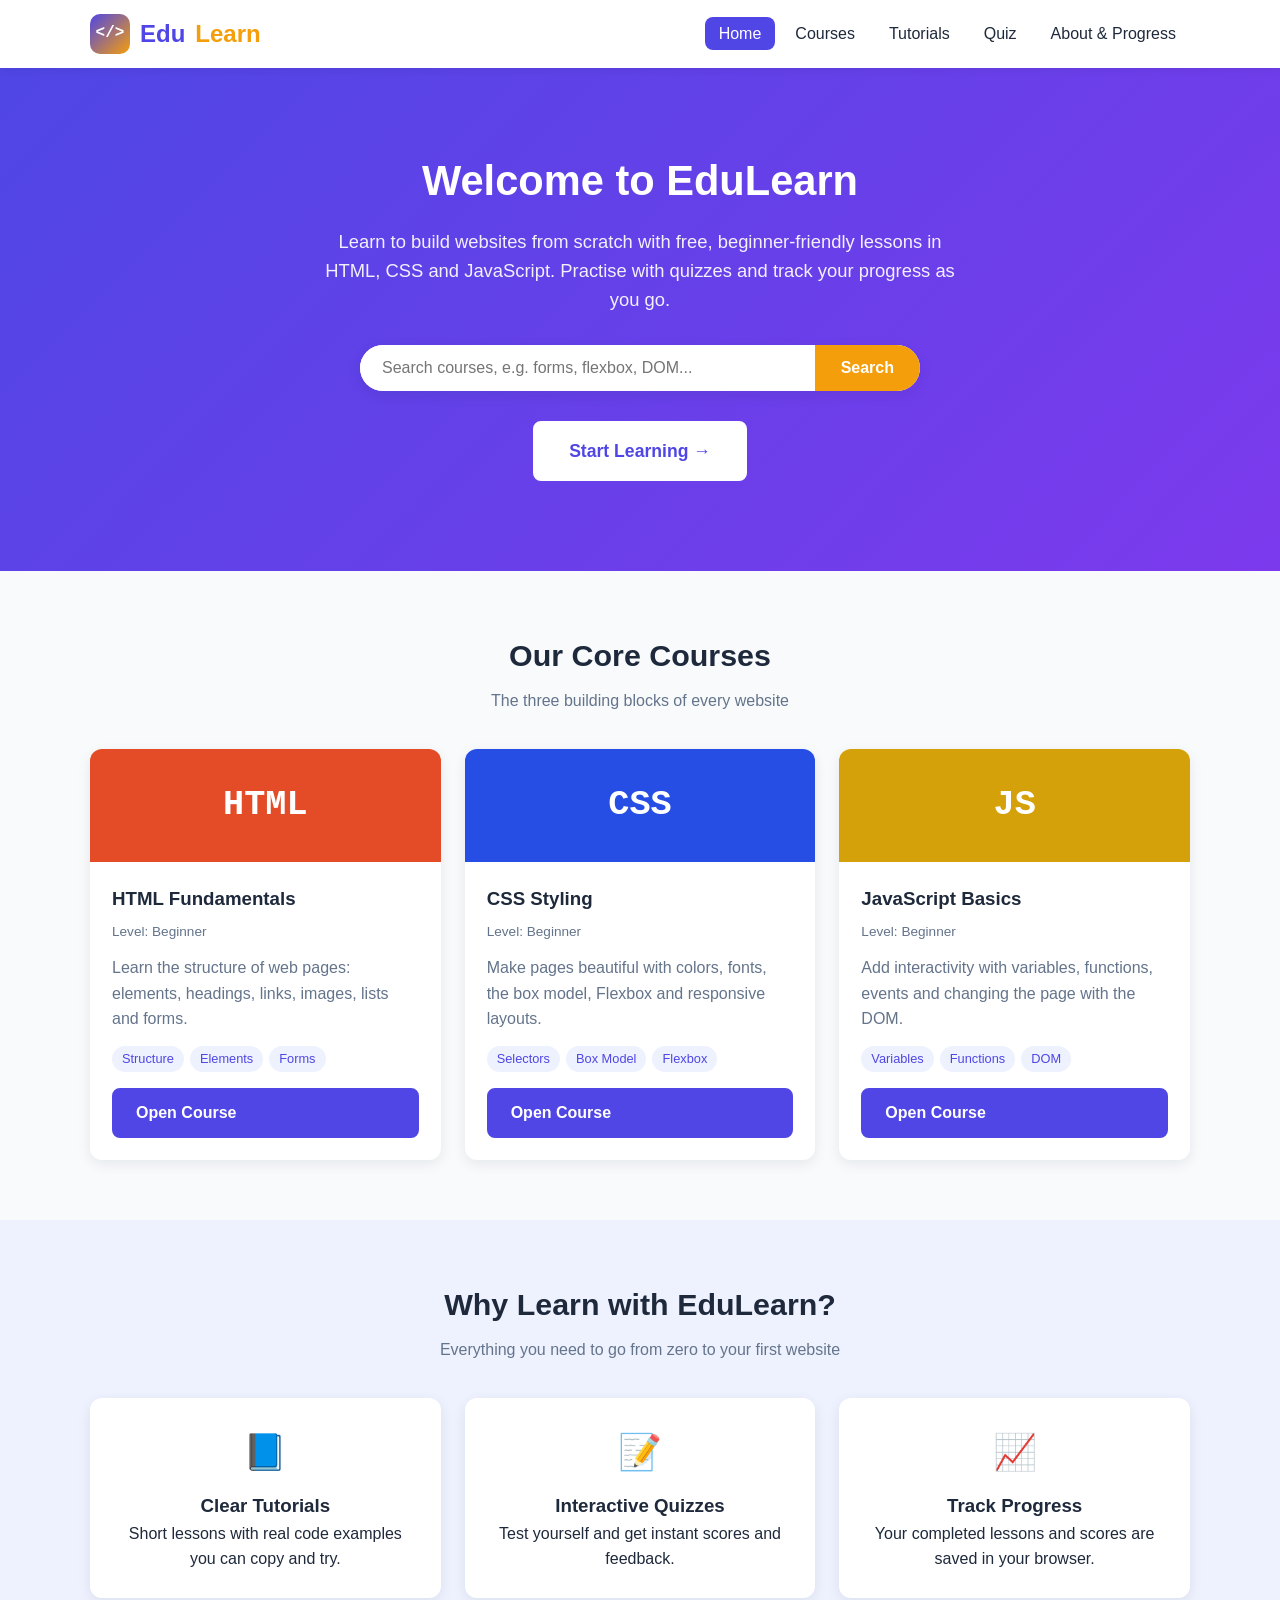
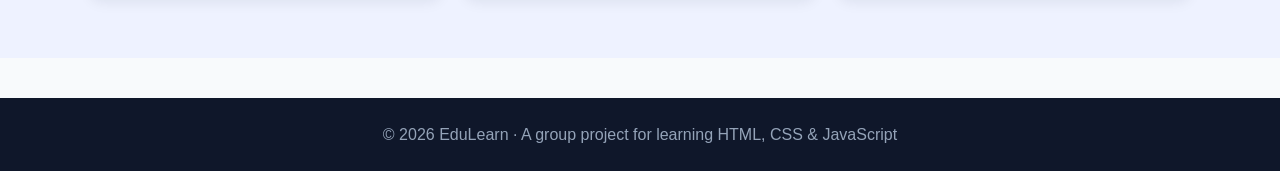
<file: index.html>
<!DOCTYPE html>
<html lang="en">
<head>
  <meta charset="UTF-8">
  <meta name="viewport" content="width=device-width, initial-scale=1.0">
  <title>Home | EduLearn</title>
  <link rel="stylesheet" href="css/style.css">
</head>
<body>
  <header class="site-header">
    <nav class="container nav-bar">
      <a href="index.html" class="logo">
        <span class="logo-icon">&lt;/&gt;</span>
        Edu<span class="light">Learn</span>
      </a>
      <button class="menu-toggle" aria-label="Open menu">&#9776;</button>
      <ul class="nav-links">
        <li><a href="index.html">Home</a></li>
        <li><a href="courses.html">Courses</a></li>
        <li><a href="tutorial.html">Tutorials</a></li>
        <li><a href="quiz.html">Quiz</a></li>
        <li><a href="about.html">About &amp; Progress</a></li>
      </ul>
    </nav>
  </header>

  <main>
    <!-- Welcome message, search bar and start button -->
    <section class="hero">
      <div class="container">
        <h1>Welcome to EduLearn</h1>
        <p>Learn to build websites from scratch with free, beginner-friendly lessons in HTML, CSS and JavaScript. Practise with quizzes and track your progress as you go.</p>

        <form class="search-box" id="homeSearch">
          <input type="text" id="homeSearchInput" placeholder="Search courses, e.g. forms, flexbox, DOM...">
          <button type="submit">Search</button>
        </form>

        <a href="courses.html" class="btn btn-large">Start Learning &rarr;</a>
      </div>
    </section>

    <!-- Course cards (filled in by script.js) -->
    <section class="section">
      <div class="container">
        <h2 class="section-title">Our Core Courses</h2>
        <p class="section-subtitle">The three building blocks of every website</p>
        <div class="card-grid" id="homeCourses"></div>
      </div>
    </section>

    <section class="section features">
      <div class="container">
        <h2 class="section-title">Why Learn with EduLearn?</h2>
        <p class="section-subtitle">Everything you need to go from zero to your first website</p>
        <div class="card-grid">
          <div class="feature"><div class="icon">📘</div><h3>Clear Tutorials</h3><p>Short lessons with real code examples you can copy and try.</p></div>
          <div class="feature"><div class="icon">📝</div><h3>Interactive Quizzes</h3><p>Test yourself and get instant scores and feedback.</p></div>
          <div class="feature"><div class="icon">📈</div><h3>Track Progress</h3><p>Your completed lessons and scores are saved in your browser.</p></div>
        </div>
      </div>
    </section>
  </main>

  <footer class="site-footer">
    <p>&copy; <span id="year"></span> EduLearn &middot; A group project for learning HTML, CSS &amp; JavaScript</p>
  </footer>

  <script src="js/script.js"></script>
</body>
</html>
</file>
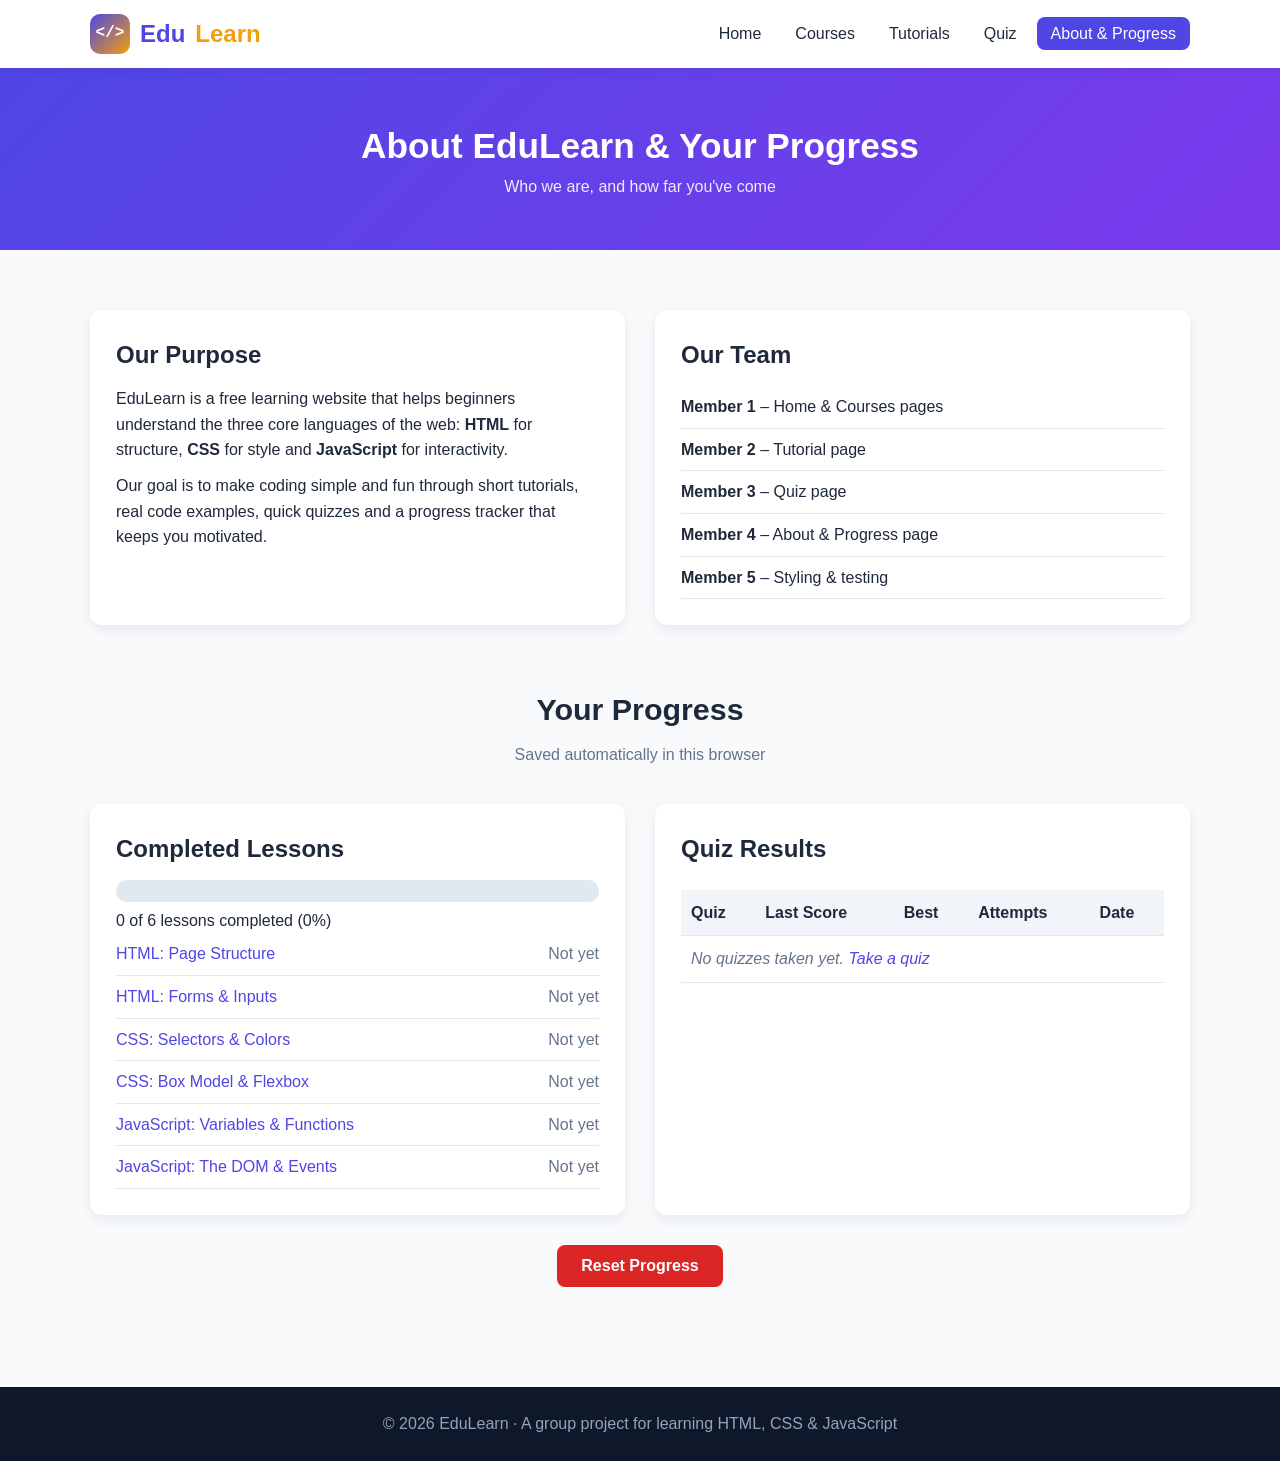
<file: about.html>
<!DOCTYPE html>
<html lang="en">
<head>
  <meta charset="UTF-8">
  <meta name="viewport" content="width=device-width, initial-scale=1.0">
  <title>About & Progress | EduLearn</title>
  <link rel="stylesheet" href="css/style.css">
</head>
<body>
  <header class="site-header">
    <nav class="container nav-bar">
      <a href="index.html" class="logo">
        <span class="logo-icon">&lt;/&gt;</span>
        Edu<span class="light">Learn</span>
      </a>
      <button class="menu-toggle" aria-label="Open menu">&#9776;</button>
      <ul class="nav-links">
        <li><a href="index.html">Home</a></li>
        <li><a href="courses.html">Courses</a></li>
        <li><a href="tutorial.html">Tutorials</a></li>
        <li><a href="quiz.html">Quiz</a></li>
        <li><a href="about.html">About &amp; Progress</a></li>
      </ul>
    </nav>
  </header>

  <main>
    <section class="page-header">
      <div class="container">
        <h1>About EduLearn &amp; Your Progress</h1>
        <p>Who we are, and how far you've come</p>
      </div>
    </section>

    <section class="section">
      <div class="container">
        <div class="about-grid">
          <div class="panel">
            <h2>Our Purpose</h2>
            <p>EduLearn is a free learning website that helps beginners understand the three core languages of the web: <strong>HTML</strong> for structure, <strong>CSS</strong> for style and <strong>JavaScript</strong> for interactivity.</p>
            <p style="margin-top:10px">Our goal is to make coding simple and fun through short tutorials, real code examples, quick quizzes and a progress tracker that keeps you motivated.</p>
          </div>

          <div class="panel">
            <h2>Our Team</h2>
            <!-- Replace with your group members' names and roles -->
            <ul class="team-list">
              <li><strong>Member 1</strong> &ndash; Home &amp; Courses pages</li>
              <li><strong>Member 2</strong> &ndash; Tutorial page</li>
              <li><strong>Member 3</strong> &ndash; Quiz page</li>
              <li><strong>Member 4</strong> &ndash; About &amp; Progress page</li>
              <li><strong>Member 5</strong> &ndash; Styling &amp; testing</li>
            </ul>
          </div>
        </div>
      </div>
    </section>

    <section class="section" id="progress" style="padding-top:0">
      <div class="container">
        <h2 class="section-title">Your Progress</h2>
        <p class="section-subtitle">Saved automatically in this browser</p>

        <div class="about-grid">
          <div class="panel">
            <h2>Completed Lessons</h2>
            <div class="progress-bar"><div class="progress-fill" id="progressFill"></div></div>
            <p id="progressText"></p>
            <ul class="lesson-list" id="lessonList"></ul>
          </div>

          <div class="panel">
            <h2>Quiz Results</h2>
            <div style="overflow-x:auto">
              <table>
                <thead>
                  <tr><th>Quiz</th><th>Last Score</th><th>Best</th><th>Attempts</th><th>Date</th></tr>
                </thead>
                <tbody id="quizResults"></tbody>
              </table>
            </div>
          </div>
        </div>

        <div class="reset-area">
          <button class="btn btn-danger" id="resetProgress">Reset Progress</button>
        </div>
      </div>
    </section>
  </main>

  <footer class="site-footer">
    <p>&copy; <span id="year"></span> EduLearn &middot; A group project for learning HTML, CSS &amp; JavaScript</p>
  </footer>

  <script src="js/script.js"></script>
</body>
</html>
</file>
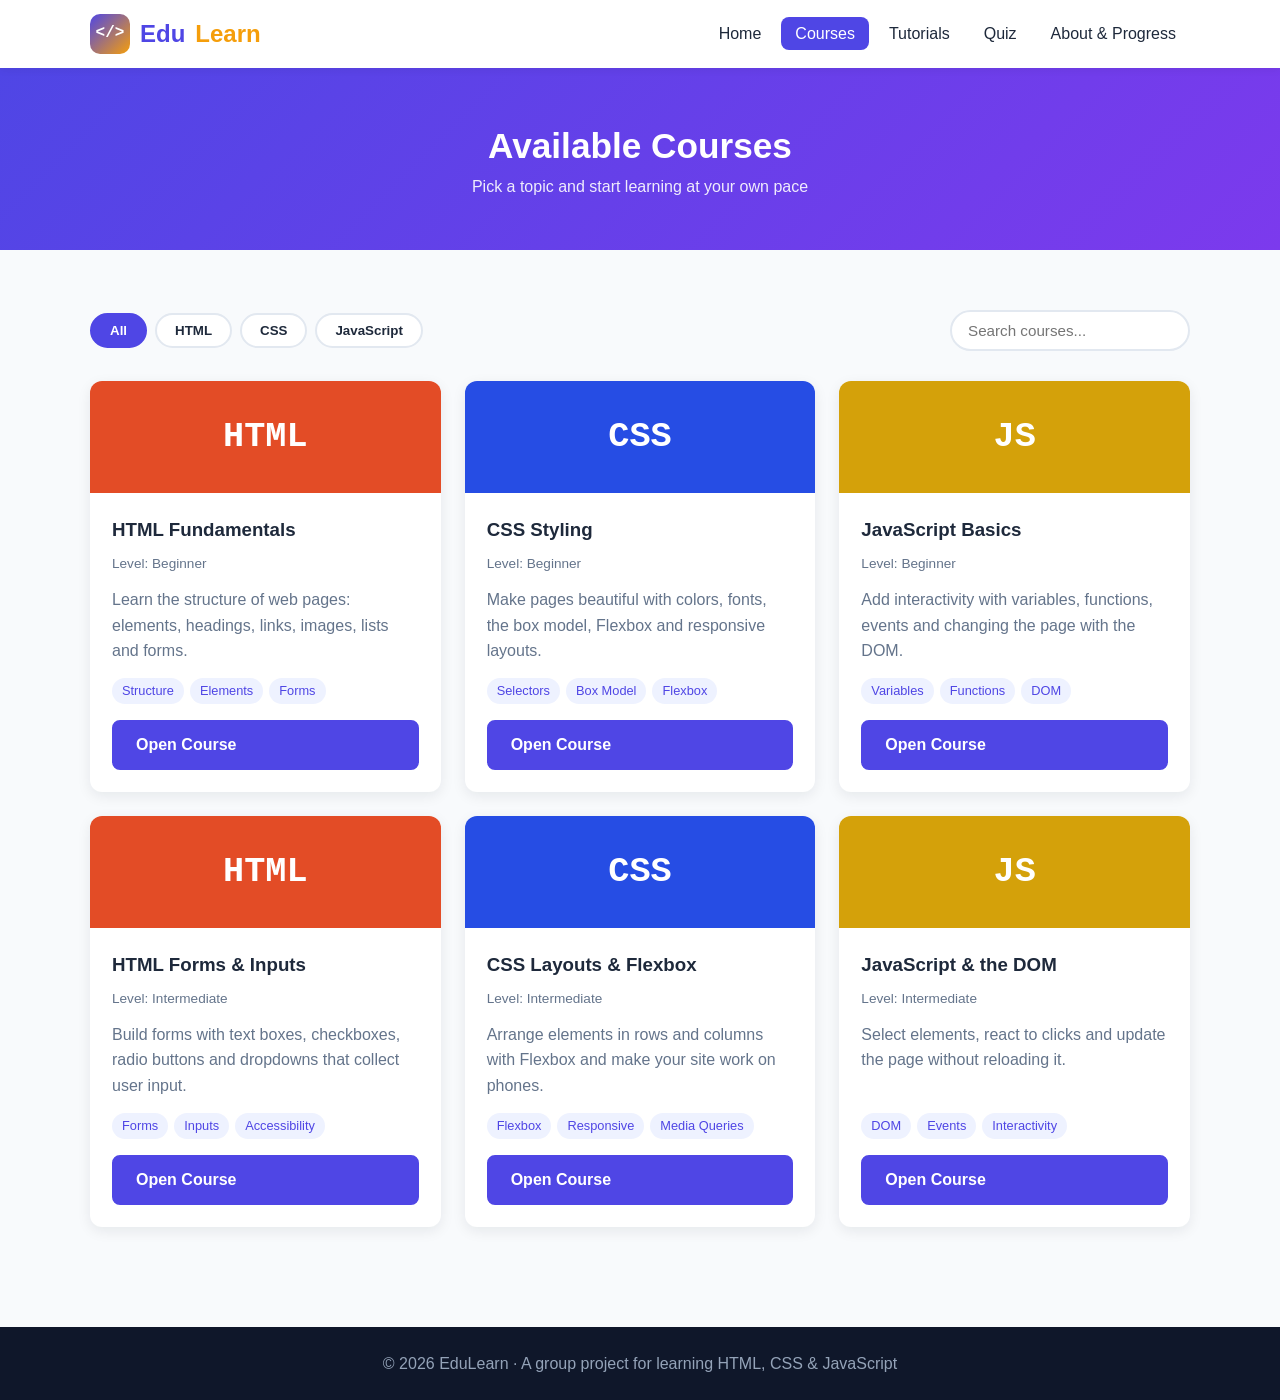
<file: courses.html>
<!DOCTYPE html>
<html lang="en">
<head>
  <meta charset="UTF-8">
  <meta name="viewport" content="width=device-width, initial-scale=1.0">
  <title>Courses | EduLearn</title>
  <link rel="stylesheet" href="css/style.css">
</head>
<body>
  <header class="site-header">
    <nav class="container nav-bar">
      <a href="index.html" class="logo">
        <span class="logo-icon">&lt;/&gt;</span>
        Edu<span class="light">Learn</span>
      </a>
      <button class="menu-toggle" aria-label="Open menu">&#9776;</button>
      <ul class="nav-links">
        <li><a href="index.html">Home</a></li>
        <li><a href="courses.html">Courses</a></li>
        <li><a href="tutorial.html">Tutorials</a></li>
        <li><a href="quiz.html">Quiz</a></li>
        <li><a href="about.html">About &amp; Progress</a></li>
      </ul>
    </nav>
  </header>

  <main>
    <section class="page-header">
      <div class="container">
        <h1>Available Courses</h1>
        <p>Pick a topic and start learning at your own pace</p>
      </div>
    </section>

    <section class="section">
      <div class="container">
        <!-- Topic filters and search -->
        <div class="filter-bar">
          <div class="filter-buttons">
            <button class="filter-btn active" data-topic="all">All</button>
            <button class="filter-btn" data-topic="html">HTML</button>
            <button class="filter-btn" data-topic="css">CSS</button>
            <button class="filter-btn" data-topic="javascript">JavaScript</button>
          </div>
          <input type="text" id="courseSearch" class="filter-search" placeholder="Search courses...">
        </div>

        <!-- Course cards (filled in by script.js) -->
        <div class="card-grid" id="courseGrid"></div>
        <p class="no-results" id="noResults">No courses match your search. Try another word or topic.</p>
      </div>
    </section>
  </main>

  <footer class="site-footer">
    <p>&copy; <span id="year"></span> EduLearn &middot; A group project for learning HTML, CSS &amp; JavaScript</p>
  </footer>

  <script src="js/script.js"></script>
</body>
</html>
</file>
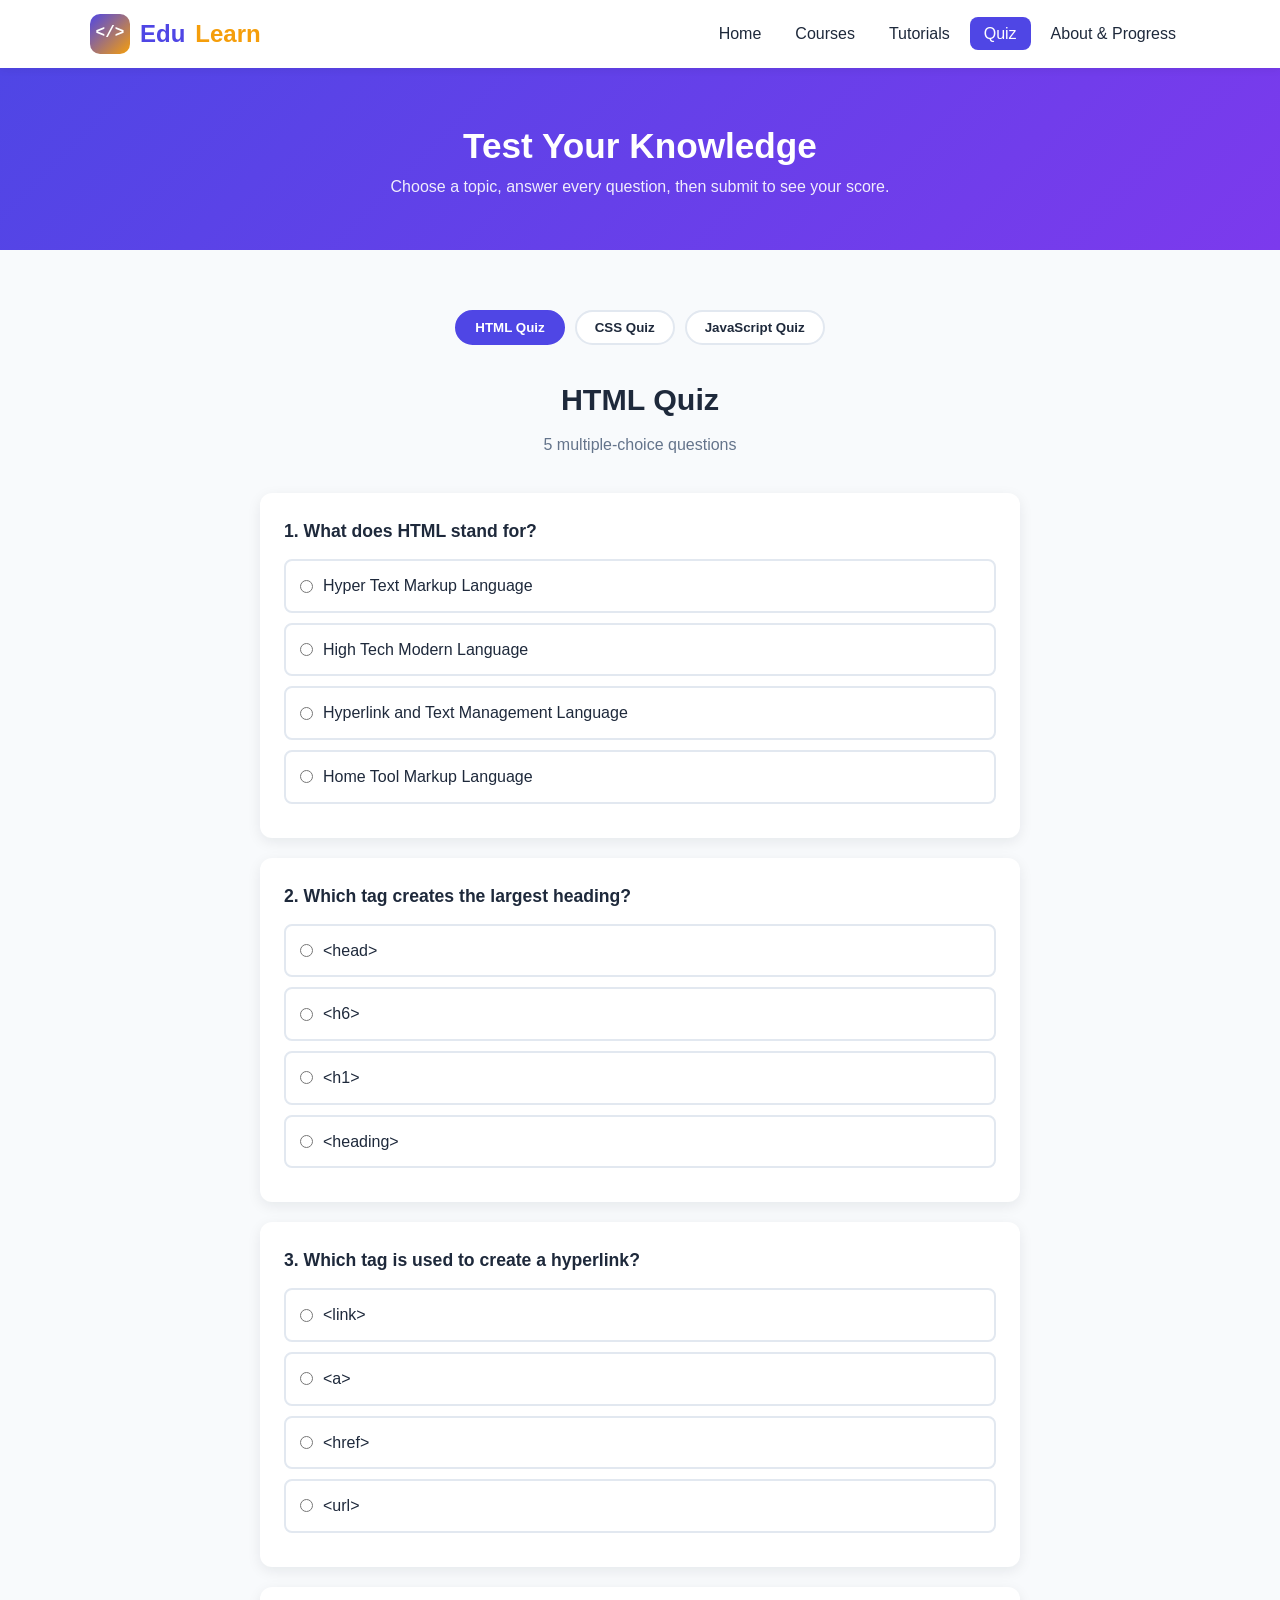
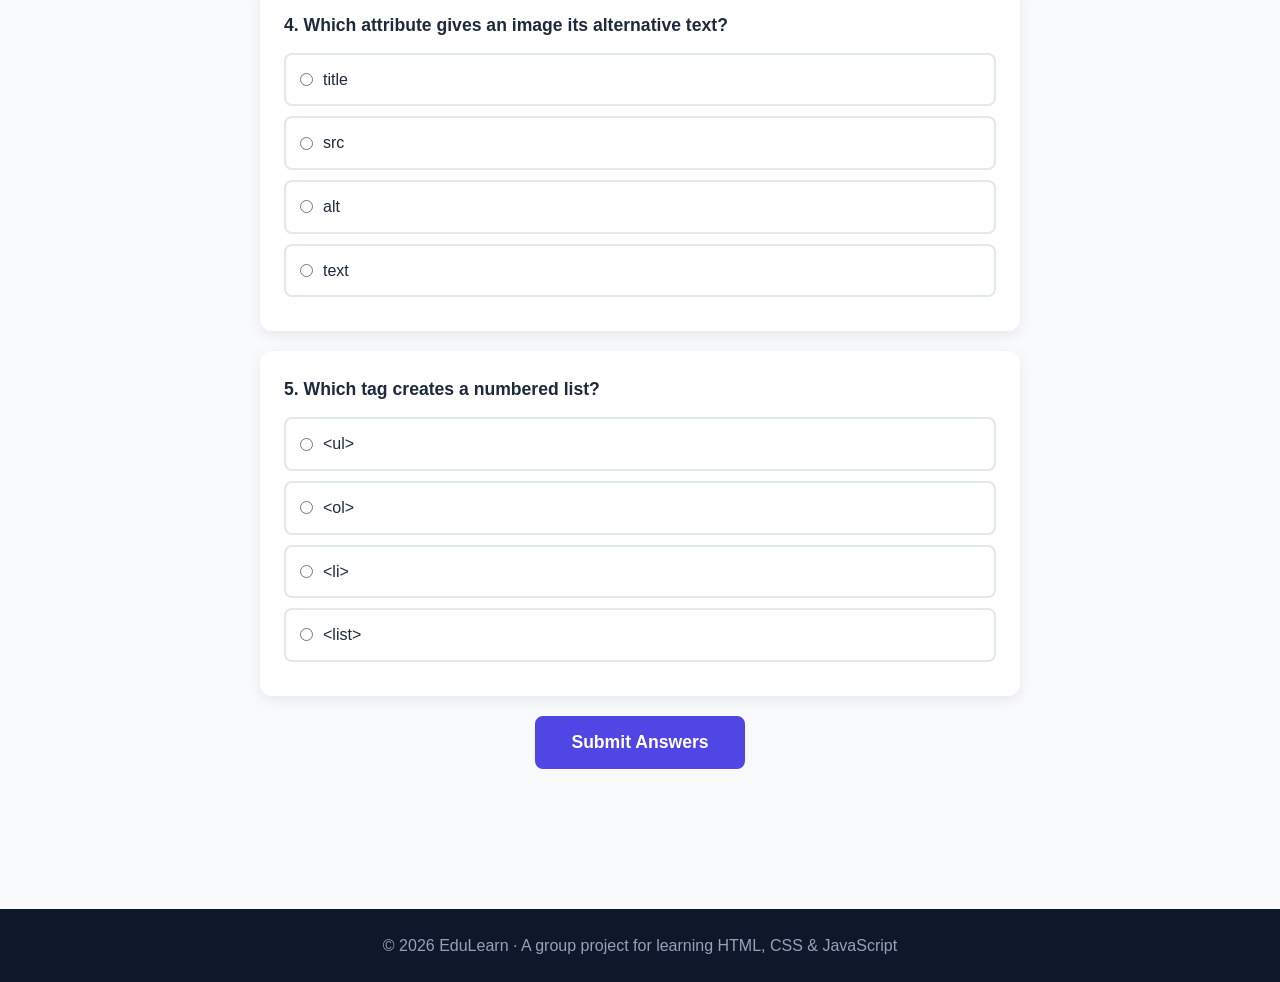
<file: quiz.html>
<!DOCTYPE html>
<html lang="en">
<head>
  <meta charset="UTF-8">
  <meta name="viewport" content="width=device-width, initial-scale=1.0">
  <title>Quiz | EduLearn</title>
  <link rel="stylesheet" href="css/style.css">
</head>
<body>
  <header class="site-header">
    <nav class="container nav-bar">
      <a href="index.html" class="logo">
        <span class="logo-icon">&lt;/&gt;</span>
        Edu<span class="light">Learn</span>
      </a>
      <button class="menu-toggle" aria-label="Open menu">&#9776;</button>
      <ul class="nav-links">
        <li><a href="index.html">Home</a></li>
        <li><a href="courses.html">Courses</a></li>
        <li><a href="tutorial.html">Tutorials</a></li>
        <li><a href="quiz.html">Quiz</a></li>
        <li><a href="about.html">About &amp; Progress</a></li>
      </ul>
    </nav>
  </header>

  <main>
    <section class="page-header">
      <div class="container">
        <h1>Test Your Knowledge</h1>
        <p>Choose a topic, answer every question, then submit to see your score.</p>
      </div>
    </section>

    <section class="section">
      <div class="container">
        <div class="quiz-topics">
          <button class="filter-btn quiz-topic-btn active" data-topic="html">HTML Quiz</button>
          <button class="filter-btn quiz-topic-btn" data-topic="css">CSS Quiz</button>
          <button class="filter-btn quiz-topic-btn" data-topic="javascript">JavaScript Quiz</button>
        </div>

        <div class="quiz-container">
          <h2 class="section-title" id="quizTitle">HTML Quiz</h2>
          <p class="section-subtitle">5 multiple-choice questions</p>

          <!-- Score shown after submitting -->
          <div class="score-box" id="scoreBox">
            <p>Your score</p>
            <div class="score-number" id="scoreNumber">0 / 0</div>
            <p><strong id="scorePercent">0%</strong></p>
            <p id="scoreMessage"></p>
            <p style="margin-top:10px"><a href="about.html#progress">View all your results &rarr;</a></p>
          </div>

          <!-- Questions (filled in by script.js) -->
          <div id="quizQuestions"></div>

          <div class="quiz-actions">
            <button class="btn btn-large" id="submitQuiz">Submit Answers</button>
            <button class="btn btn-large btn-outline" id="retryQuiz" style="display:none">Try Again</button>
          </div>
        </div>
      </div>
    </section>
  </main>

  <footer class="site-footer">
    <p>&copy; <span id="year"></span> EduLearn &middot; A group project for learning HTML, CSS &amp; JavaScript</p>
  </footer>

  <script src="js/script.js"></script>
</body>
</html>
</file>
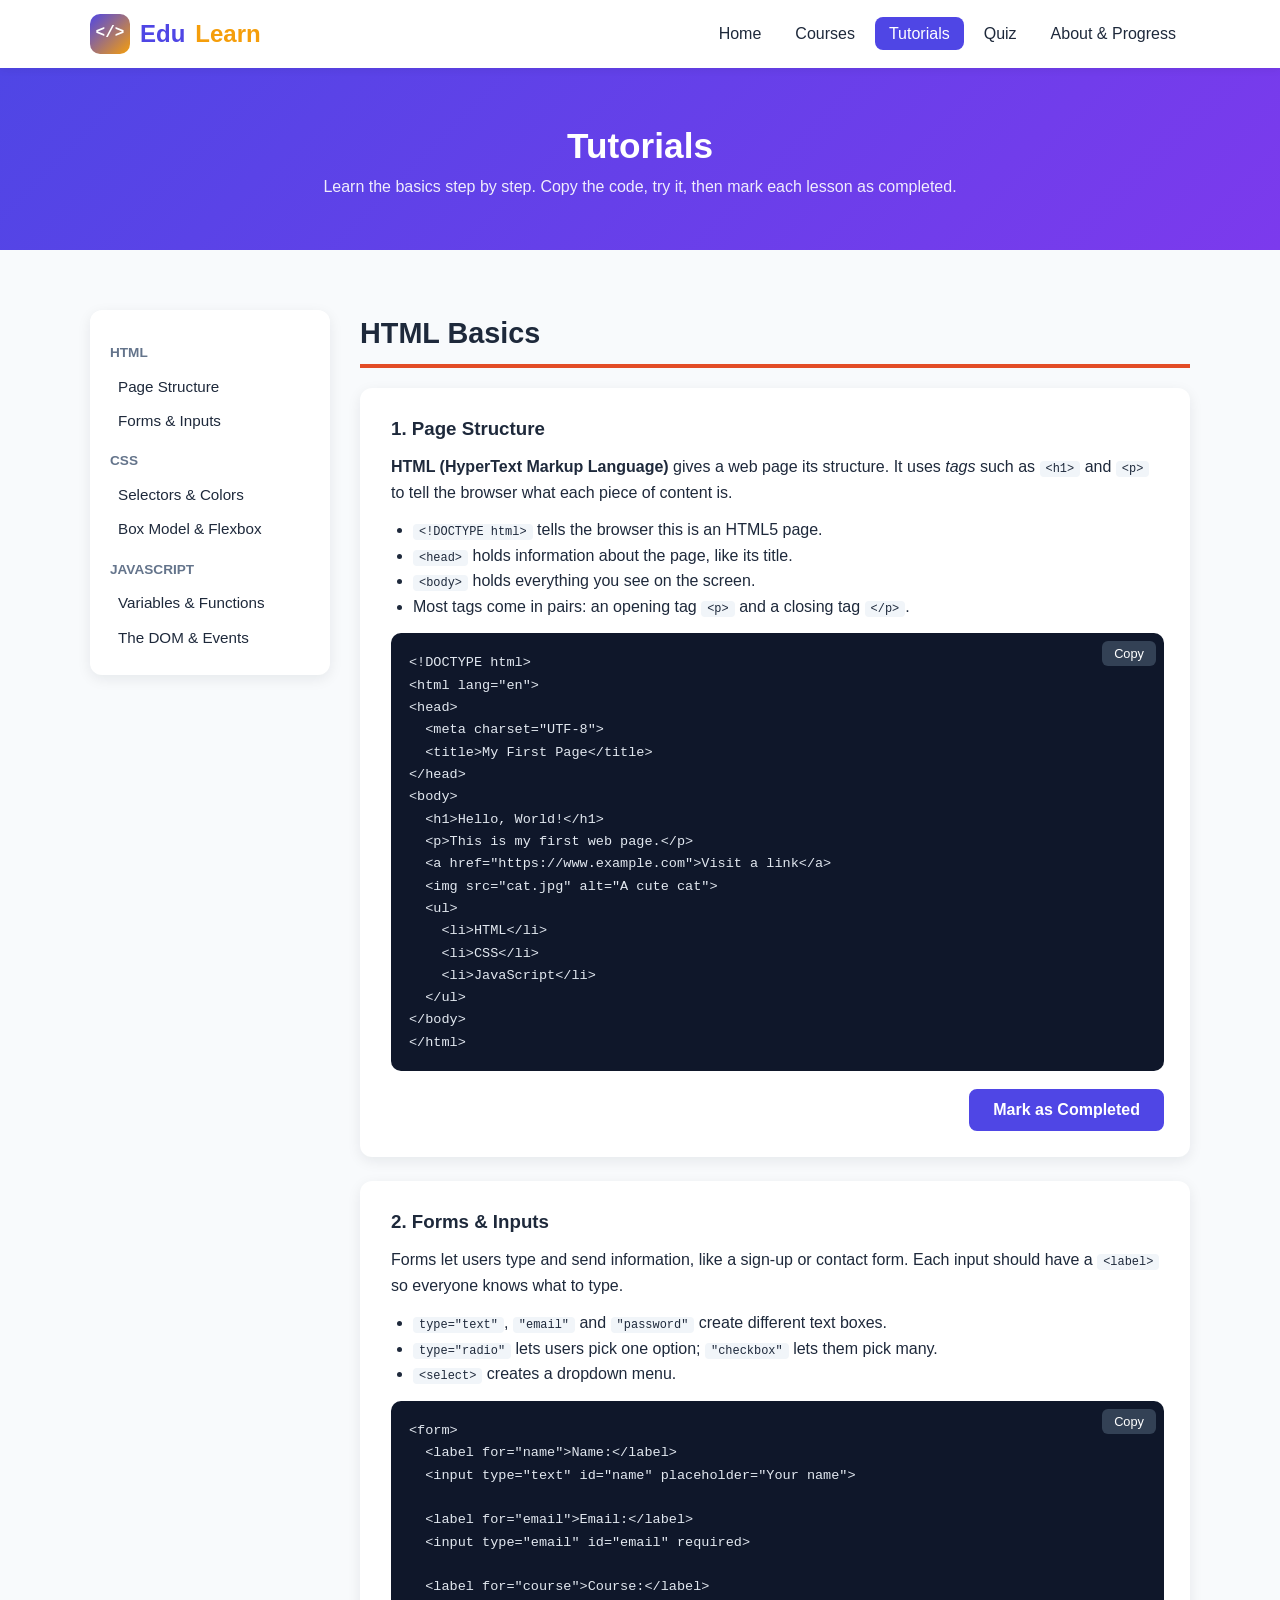
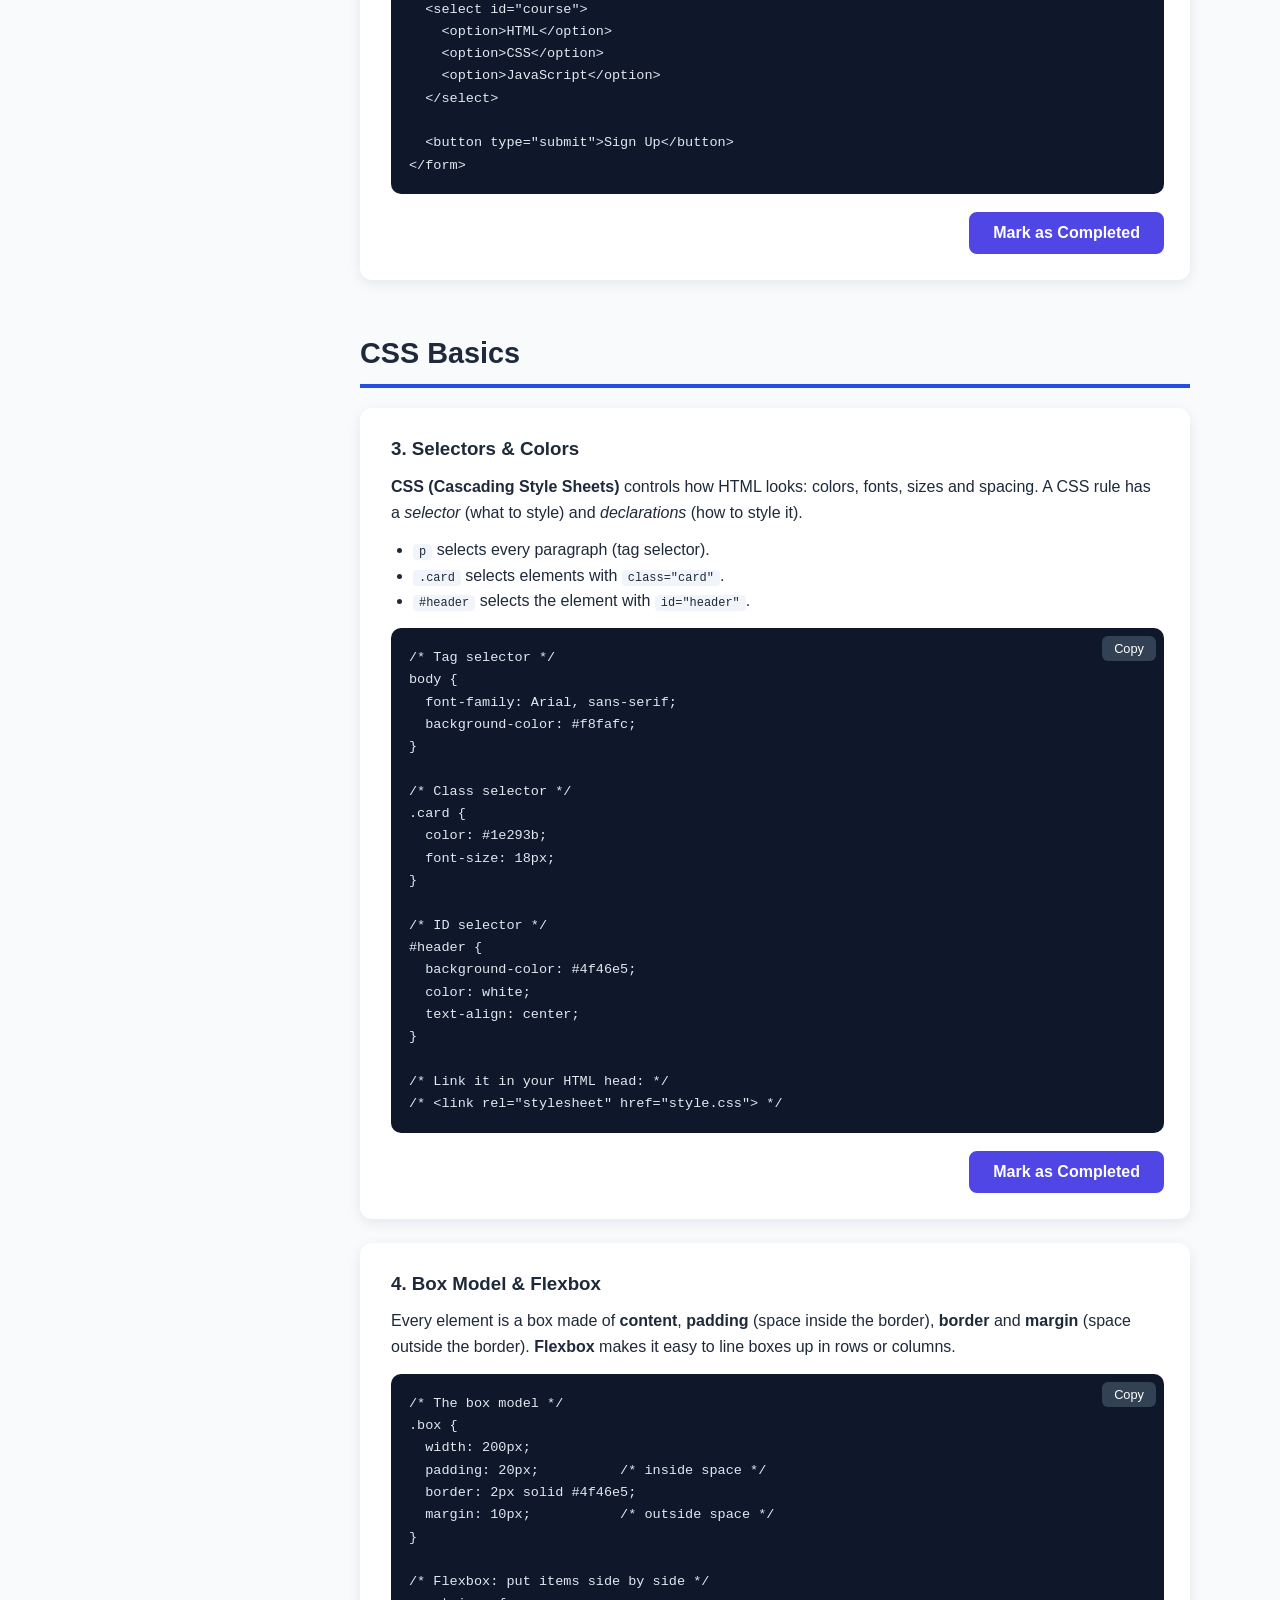
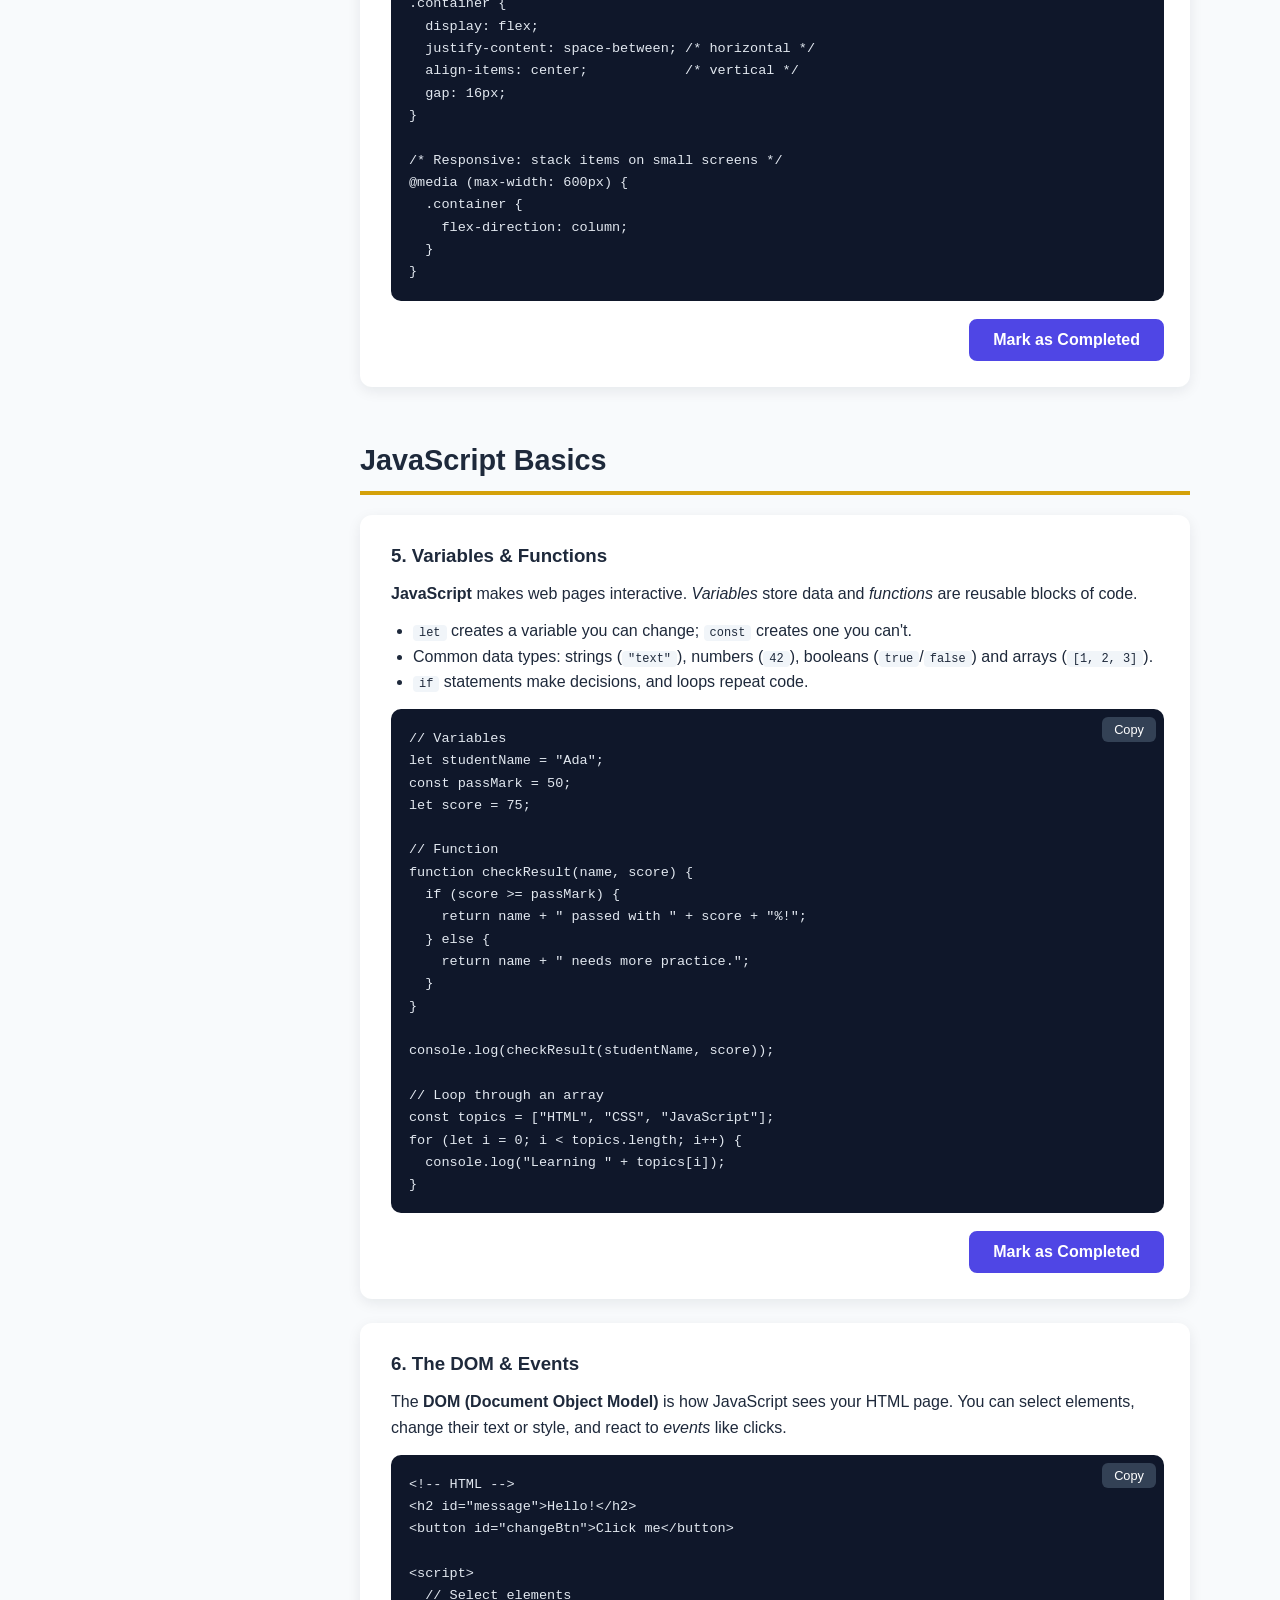
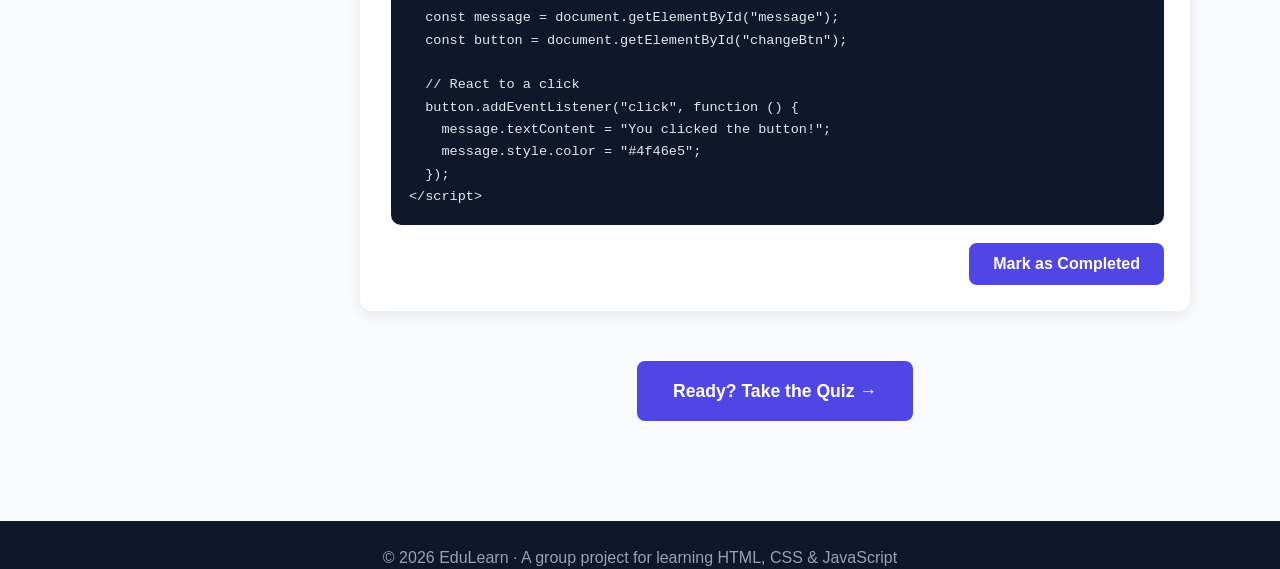
<file: tutorial.html>
<!DOCTYPE html>
<html lang="en">
<head>
  <meta charset="UTF-8">
  <meta name="viewport" content="width=device-width, initial-scale=1.0">
  <title>Tutorials | EduLearn</title>
  <link rel="stylesheet" href="css/style.css">
</head>
<body>
  <header class="site-header">
    <nav class="container nav-bar">
      <a href="index.html" class="logo">
        <span class="logo-icon">&lt;/&gt;</span>
        Edu<span class="light">Learn</span>
      </a>
      <button class="menu-toggle" aria-label="Open menu">&#9776;</button>
      <ul class="nav-links">
        <li><a href="index.html">Home</a></li>
        <li><a href="courses.html">Courses</a></li>
        <li><a href="tutorial.html">Tutorials</a></li>
        <li><a href="quiz.html">Quiz</a></li>
        <li><a href="about.html">About &amp; Progress</a></li>
      </ul>
    </nav>
  </header>

  <main>
    <section class="page-header">
      <div class="container">
        <h1>Tutorials</h1>
        <p>Learn the basics step by step. Copy the code, try it, then mark each lesson as completed.</p>
      </div>
    </section>

    <section class="section">
      <div class="container tutorial-layout">

        <!-- Lesson menu -->
        <aside class="sidebar">
          <h4>HTML</h4>
          <ul>
            <li><a href="#html-basics">Page Structure</a></li>
            <li><a href="#html-forms">Forms &amp; Inputs</a></li>
          </ul>
          <h4>CSS</h4>
          <ul>
            <li><a href="#css-basics">Selectors &amp; Colors</a></li>
            <li><a href="#css-layout">Box Model &amp; Flexbox</a></li>
          </ul>
          <h4>JavaScript</h4>
          <ul>
            <li><a href="#js-basics">Variables &amp; Functions</a></li>
            <li><a href="#js-dom">The DOM &amp; Events</a></li>
          </ul>
        </aside>

        <div class="lessons">

          <!-- ================= HTML ================= -->
          <section class="course-section" id="html">
            <h2>HTML Basics</h2>

            <article class="lesson" id="html-basics">
              <h3>1. Page Structure</h3>
              <p><strong>HTML (HyperText Markup Language)</strong> gives a web page its structure. It uses <em>tags</em> such as <code>&lt;h1&gt;</code> and <code>&lt;p&gt;</code> to tell the browser what each piece of content is.</p>
              <ul>
                <li><code>&lt;!DOCTYPE html&gt;</code> tells the browser this is an HTML5 page.</li>
                <li><code>&lt;head&gt;</code> holds information about the page, like its title.</li>
                <li><code>&lt;body&gt;</code> holds everything you see on the screen.</li>
                <li>Most tags come in pairs: an opening tag <code>&lt;p&gt;</code> and a closing tag <code>&lt;/p&gt;</code>.</li>
              </ul>
              <div class="code-block"><pre><code>&lt;!DOCTYPE html&gt;
&lt;html lang="en"&gt;
&lt;head&gt;
  &lt;meta charset="UTF-8"&gt;
  &lt;title&gt;My First Page&lt;/title&gt;
&lt;/head&gt;
&lt;body&gt;
  &lt;h1&gt;Hello, World!&lt;/h1&gt;
  &lt;p&gt;This is my first web page.&lt;/p&gt;
  &lt;a href="https://www.example.com"&gt;Visit a link&lt;/a&gt;
  &lt;img src="cat.jpg" alt="A cute cat"&gt;
  &lt;ul&gt;
    &lt;li&gt;HTML&lt;/li&gt;
    &lt;li&gt;CSS&lt;/li&gt;
    &lt;li&gt;JavaScript&lt;/li&gt;
  &lt;/ul&gt;
&lt;/body&gt;
&lt;/html&gt;</code></pre></div>
              <div class="lesson-footer"><button class="btn complete-btn">Mark as Completed</button></div>
            </article>

            <article class="lesson" id="html-forms">
              <h3>2. Forms &amp; Inputs</h3>
              <p>Forms let users type and send information, like a sign-up or contact form. Each input should have a <code>&lt;label&gt;</code> so everyone knows what to type.</p>
              <ul>
                <li><code>type="text"</code>, <code>"email"</code> and <code>"password"</code> create different text boxes.</li>
                <li><code>type="radio"</code> lets users pick one option; <code>"checkbox"</code> lets them pick many.</li>
                <li><code>&lt;select&gt;</code> creates a dropdown menu.</li>
              </ul>
              <div class="code-block"><pre><code>&lt;form&gt;
  &lt;label for="name"&gt;Name:&lt;/label&gt;
  &lt;input type="text" id="name" placeholder="Your name"&gt;

  &lt;label for="email"&gt;Email:&lt;/label&gt;
  &lt;input type="email" id="email" required&gt;

  &lt;label for="course"&gt;Course:&lt;/label&gt;
  &lt;select id="course"&gt;
    &lt;option&gt;HTML&lt;/option&gt;
    &lt;option&gt;CSS&lt;/option&gt;
    &lt;option&gt;JavaScript&lt;/option&gt;
  &lt;/select&gt;

  &lt;button type="submit"&gt;Sign Up&lt;/button&gt;
&lt;/form&gt;</code></pre></div>
              <div class="lesson-footer"><button class="btn complete-btn">Mark as Completed</button></div>
            </article>
          </section>

          <!-- ================= CSS ================= -->
          <section class="course-section" id="css">
            <h2>CSS Basics</h2>

            <article class="lesson" id="css-basics">
              <h3>3. Selectors &amp; Colors</h3>
              <p><strong>CSS (Cascading Style Sheets)</strong> controls how HTML looks: colors, fonts, sizes and spacing. A CSS rule has a <em>selector</em> (what to style) and <em>declarations</em> (how to style it).</p>
              <ul>
                <li><code>p</code> selects every paragraph (tag selector).</li>
                <li><code>.card</code> selects elements with <code>class="card"</code>.</li>
                <li><code>#header</code> selects the element with <code>id="header"</code>.</li>
              </ul>
              <div class="code-block"><pre><code>/* Tag selector */
body {
  font-family: Arial, sans-serif;
  background-color: #f8fafc;
}

/* Class selector */
.card {
  color: #1e293b;
  font-size: 18px;
}

/* ID selector */
#header {
  background-color: #4f46e5;
  color: white;
  text-align: center;
}

/* Link it in your HTML head: */
/* &lt;link rel="stylesheet" href="style.css"&gt; */</code></pre></div>
              <div class="lesson-footer"><button class="btn complete-btn">Mark as Completed</button></div>
            </article>

            <article class="lesson" id="css-layout">
              <h3>4. Box Model &amp; Flexbox</h3>
              <p>Every element is a box made of <strong>content</strong>, <strong>padding</strong> (space inside the border), <strong>border</strong> and <strong>margin</strong> (space outside the border). <strong>Flexbox</strong> makes it easy to line boxes up in rows or columns.</p>
              <div class="code-block"><pre><code>/* The box model */
.box {
  width: 200px;
  padding: 20px;          /* inside space */
  border: 2px solid #4f46e5;
  margin: 10px;           /* outside space */
}

/* Flexbox: put items side by side */
.container {
  display: flex;
  justify-content: space-between; /* horizontal */
  align-items: center;            /* vertical */
  gap: 16px;
}

/* Responsive: stack items on small screens */
@media (max-width: 600px) {
  .container {
    flex-direction: column;
  }
}</code></pre></div>
              <div class="lesson-footer"><button class="btn complete-btn">Mark as Completed</button></div>
            </article>
          </section>

          <!-- ================= JAVASCRIPT ================= -->
          <section class="course-section" id="javascript">
            <h2>JavaScript Basics</h2>

            <article class="lesson" id="js-basics">
              <h3>5. Variables &amp; Functions</h3>
              <p><strong>JavaScript</strong> makes web pages interactive. <em>Variables</em> store data and <em>functions</em> are reusable blocks of code.</p>
              <ul>
                <li><code>let</code> creates a variable you can change; <code>const</code> creates one you can't.</li>
                <li>Common data types: strings (<code>"text"</code>), numbers (<code>42</code>), booleans (<code>true</code>/<code>false</code>) and arrays (<code>[1, 2, 3]</code>).</li>
                <li><code>if</code> statements make decisions, and loops repeat code.</li>
              </ul>
              <div class="code-block"><pre><code>// Variables
let studentName = "Ada";
const passMark = 50;
let score = 75;

// Function
function checkResult(name, score) {
  if (score &gt;= passMark) {
    return name + " passed with " + score + "%!";
  } else {
    return name + " needs more practice.";
  }
}

console.log(checkResult(studentName, score));

// Loop through an array
const topics = ["HTML", "CSS", "JavaScript"];
for (let i = 0; i &lt; topics.length; i++) {
  console.log("Learning " + topics[i]);
}</code></pre></div>
              <div class="lesson-footer"><button class="btn complete-btn">Mark as Completed</button></div>
            </article>

            <article class="lesson" id="js-dom">
              <h3>6. The DOM &amp; Events</h3>
              <p>The <strong>DOM (Document Object Model)</strong> is how JavaScript sees your HTML page. You can select elements, change their text or style, and react to <em>events</em> like clicks.</p>
              <div class="code-block"><pre><code>&lt;!-- HTML --&gt;
&lt;h2 id="message"&gt;Hello!&lt;/h2&gt;
&lt;button id="changeBtn"&gt;Click me&lt;/button&gt;

&lt;script&gt;
  // Select elements
  const message = document.getElementById("message");
  const button = document.getElementById("changeBtn");

  // React to a click
  button.addEventListener("click", function () {
    message.textContent = "You clicked the button!";
    message.style.color = "#4f46e5";
  });
&lt;/script&gt;</code></pre></div>
              <div class="lesson-footer"><button class="btn complete-btn">Mark as Completed</button></div>
            </article>
          </section>

          <div style="text-align:center">
            <a href="quiz.html" class="btn btn-large">Ready? Take the Quiz &rarr;</a>
          </div>
        </div>
      </div>
    </section>
  </main>

  <footer class="site-footer">
    <p>&copy; <span id="year"></span> EduLearn &middot; A group project for learning HTML, CSS &amp; JavaScript</p>
  </footer>

  <script src="js/script.js"></script>
</body>
</html>
</file>
<file: css/style.css>
/* ==========================================================
   EduLearn - shared stylesheet
   ========================================================== */

:root {
  --primary: #4f46e5;
  --primary-dark: #3730a3;
  --accent: #f59e0b;
  --html: #e34c26;
  --css: #264de4;
  --js: #d4a10a;
  --bg: #f8fafc;
  --card: #ffffff;
  --text: #1e293b;
  --muted: #64748b;
  --border: #e2e8f0;
  --success: #16a34a;
  --danger: #dc2626;
  --radius: 12px;
  --shadow: 0 4px 14px rgba(15, 23, 42, 0.08);
}

* { box-sizing: border-box; margin: 0; padding: 0; }

html { scroll-behavior: smooth; }

body {
  font-family: "Segoe UI", Roboto, Helvetica, Arial, sans-serif;
  background: var(--bg);
  color: var(--text);
  line-height: 1.6;
  display: flex;
  flex-direction: column;
  min-height: 100vh;
}

main { flex: 1; }

a { color: var(--primary); text-decoration: none; }

.container { width: 90%; max-width: 1100px; margin: 0 auto; }

/* ---------- Header & navigation ---------- */
.site-header {
  background: var(--card);
  box-shadow: 0 2px 8px rgba(15, 23, 42, 0.06);
  position: sticky;
  top: 0;
  z-index: 100;
}

.nav-bar {
  display: flex;
  align-items: center;
  justify-content: space-between;
  padding: 14px 0;
}

.logo {
  display: flex;
  align-items: center;
  gap: 10px;
  font-size: 1.5rem;
  font-weight: 800;
  color: var(--primary);
}

.logo-icon {
  width: 40px;
  height: 40px;
  border-radius: 10px;
  background: linear-gradient(135deg, var(--primary), var(--accent));
  color: #fff;
  display: grid;
  place-items: center;
  font-size: 1rem;
  font-family: monospace;
}

.logo span.light { color: var(--accent); }

.nav-links { list-style: none; display: flex; gap: 6px; }

.nav-links a {
  color: var(--text);
  padding: 8px 14px;
  border-radius: 8px;
  font-weight: 500;
  transition: background 0.2s, color 0.2s;
}

.nav-links a:hover { background: #eef2ff; color: var(--primary); }

.nav-links a.active { background: var(--primary); color: #fff; }

.menu-toggle {
  display: none;
  background: none;
  border: none;
  font-size: 1.8rem;
  cursor: pointer;
  color: var(--text);
}

/* ---------- Buttons ---------- */
.btn {
  display: inline-block;
  padding: 10px 22px;
  border-radius: 8px;
  border: 2px solid var(--primary);
  background: var(--primary);
  color: #fff;
  font-size: 1rem;
  font-weight: 600;
  cursor: pointer;
  transition: background 0.2s, transform 0.1s;
}

.btn:hover { background: var(--primary-dark); border-color: var(--primary-dark); }
.btn:active { transform: scale(0.97); }

.btn-outline { background: transparent; color: var(--primary); }
.btn-outline:hover { background: #eef2ff; color: var(--primary-dark); }

.btn-large { padding: 14px 34px; font-size: 1.1rem; }

.btn-success { background: var(--success); border-color: var(--success); }
.btn-success:hover { background: #15803d; border-color: #15803d; }

.btn-danger { background: var(--danger); border-color: var(--danger); }
.btn-danger:hover { background: #b91c1c; border-color: #b91c1c; }

.btn:disabled { opacity: 0.5; cursor: not-allowed; }

/* ---------- Hero (home) ---------- */
.hero {
  background: linear-gradient(135deg, var(--primary) 0%, #7c3aed 100%);
  color: #fff;
  text-align: center;
  padding: 80px 0 90px;
}

.hero h1 { font-size: 2.6rem; margin-bottom: 12px; }
.hero p { font-size: 1.15rem; opacity: 0.92; max-width: 650px; margin: 0 auto 30px; }

.search-box {
  display: flex;
  max-width: 560px;
  margin: 0 auto 30px;
  background: #fff;
  border-radius: 50px;
  overflow: hidden;
  box-shadow: var(--shadow);
}

.search-box input {
  flex: 1;
  border: none;
  padding: 14px 22px;
  font-size: 1rem;
  outline: none;
}

.search-box button {
  border: none;
  background: var(--accent);
  color: #fff;
  padding: 0 26px;
  font-weight: 600;
  font-size: 1rem;
  cursor: pointer;
}

.hero .btn { background: #fff; color: var(--primary); border-color: #fff; }
.hero .btn:hover { background: #eef2ff; }

/* ---------- Page headers ---------- */
.page-header {
  background: linear-gradient(135deg, var(--primary) 0%, #7c3aed 100%);
  color: #fff;
  padding: 50px 0;
  text-align: center;
}

.page-header h1 { font-size: 2.2rem; }
.page-header p { opacity: 0.9; }

.section { padding: 60px 0; }

.section-title { text-align: center; font-size: 1.9rem; margin-bottom: 8px; }
.section-subtitle { text-align: center; color: var(--muted); margin-bottom: 36px; }

/* ---------- Course cards ---------- */
.card-grid {
  display: grid;
  grid-template-columns: repeat(auto-fit, minmax(260px, 1fr));
  gap: 24px;
}

.course-card {
  background: var(--card);
  border-radius: var(--radius);
  box-shadow: var(--shadow);
  overflow: hidden;
  display: flex;
  flex-direction: column;
  transition: transform 0.2s, box-shadow 0.2s;
}

.course-card:hover { transform: translateY(-5px); box-shadow: 0 10px 24px rgba(15, 23, 42, 0.12); }

.course-card .card-top {
  color: #fff;
  font-size: 2.2rem;
  font-weight: 800;
  padding: 28px;
  text-align: center;
  font-family: monospace;
}

.card-top.html { background: var(--html); }
.card-top.css { background: var(--css); }
.card-top.js { background: var(--js); }

.course-card .card-body { padding: 22px; flex: 1; display: flex; flex-direction: column; }
.course-card h3 { margin-bottom: 8px; }
.course-card p { color: var(--muted); margin-bottom: 14px; flex: 1; }

.tags { display: flex; flex-wrap: wrap; gap: 6px; margin-bottom: 16px; }

.tag {
  background: #eef2ff;
  color: var(--primary);
  font-size: 0.8rem;
  padding: 3px 10px;
  border-radius: 20px;
}

.level { font-size: 0.85rem; color: var(--muted); margin-bottom: 12px; }

.no-results { text-align: center; color: var(--muted); padding: 30px; display: none; }

/* ---------- Features (home) ---------- */
.features { background: #eef2ff; }

.feature {
  background: var(--card);
  padding: 26px;
  border-radius: var(--radius);
  text-align: center;
  box-shadow: var(--shadow);
}

.feature .icon { font-size: 2.2rem; margin-bottom: 10px; }

/* ---------- Filters (courses) ---------- */
.filter-bar {
  display: flex;
  flex-wrap: wrap;
  gap: 12px;
  align-items: center;
  justify-content: space-between;
  margin-bottom: 30px;
}

.filter-buttons { display: flex; flex-wrap: wrap; gap: 8px; }

.filter-btn {
  border: 2px solid var(--border);
  background: var(--card);
  padding: 8px 18px;
  border-radius: 30px;
  cursor: pointer;
  font-weight: 600;
  color: var(--text);
}

.filter-btn.active, .filter-btn:hover { border-color: var(--primary); background: var(--primary); color: #fff; }

.filter-search {
  padding: 10px 16px;
  border: 2px solid var(--border);
  border-radius: 30px;
  min-width: 240px;
  font-size: 0.95rem;
  outline: none;
}

.filter-search:focus { border-color: var(--primary); }

/* ---------- Tutorials ---------- */
.tutorial-layout { display: grid; grid-template-columns: 240px 1fr; gap: 30px; }

.sidebar {
  position: sticky;
  top: 90px;
  align-self: start;
  background: var(--card);
  border-radius: var(--radius);
  padding: 20px;
  box-shadow: var(--shadow);
}

.sidebar h4 { margin: 12px 0 6px; color: var(--muted); font-size: 0.85rem; text-transform: uppercase; }
.sidebar ul { list-style: none; }
.sidebar a { display: block; padding: 5px 8px; border-radius: 6px; color: var(--text); font-size: 0.95rem; }
.sidebar a:hover { background: #eef2ff; }
.sidebar a.done::after { content: " ✓"; color: var(--success); font-weight: 700; }

.course-section { margin-bottom: 50px; scroll-margin-top: 90px; }

.course-section > h2 {
  font-size: 1.8rem;
  padding-bottom: 8px;
  margin-bottom: 20px;
  border-bottom: 4px solid var(--primary);
}

#html > h2 { border-color: var(--html); }
#css > h2 { border-color: var(--css); }
#javascript > h2 { border-color: var(--js); }

.lesson {
  background: var(--card);
  border-radius: var(--radius);
  padding: 26px;
  margin-bottom: 24px;
  box-shadow: var(--shadow);
  border-left: 5px solid transparent;
  scroll-margin-top: 90px;
}

.lesson.completed { border-left-color: var(--success); }
.lesson h3 { margin-bottom: 10px; }
.lesson p, .lesson ul { margin-bottom: 12px; }
.lesson ul { padding-left: 22px; }
.lesson code { background: #f1f5f9; padding: 1px 6px; border-radius: 4px; font-size: 0.92em; }

.code-block { position: relative; margin: 14px 0 18px; }

.code-block pre {
  background: #0f172a;
  color: #e2e8f0;
  padding: 18px;
  border-radius: 10px;
  overflow-x: auto;
  font-family: Consolas, "Courier New", monospace;
  font-size: 0.92rem;
  line-height: 1.5;
}

.code-block pre code { background: none; padding: 0; color: inherit; }

.copy-btn {
  position: absolute;
  top: 8px;
  right: 8px;
  background: #334155;
  color: #fff;
  border: none;
  padding: 5px 12px;
  border-radius: 6px;
  font-size: 0.8rem;
  cursor: pointer;
}

.copy-btn:hover { background: #475569; }
.copy-btn.copied { background: var(--success); }

.lesson-footer { display: flex; justify-content: flex-end; }

/* ---------- Quiz ---------- */
.quiz-topics { display: flex; flex-wrap: wrap; gap: 10px; justify-content: center; margin-bottom: 30px; }

.quiz-container { max-width: 760px; margin: 0 auto; }

.question-card {
  background: var(--card);
  border-radius: var(--radius);
  padding: 24px;
  margin-bottom: 20px;
  box-shadow: var(--shadow);
}

.question-card h3 { font-size: 1.1rem; margin-bottom: 14px; }

.option {
  display: flex;
  align-items: center;
  gap: 10px;
  padding: 12px 14px;
  border: 2px solid var(--border);
  border-radius: 8px;
  margin-bottom: 10px;
  cursor: pointer;
  transition: border-color 0.2s, background 0.2s;
}

.option:hover { border-color: var(--primary); }
.option input { accent-color: var(--primary); }
.option.selected { border-color: var(--primary); background: #eef2ff; }
.option.correct { border-color: var(--success); background: #dcfce7; }
.option.wrong { border-color: var(--danger); background: #fee2e2; }

.feedback {
  display: none;
  margin-top: 8px;
  padding: 10px 14px;
  border-radius: 8px;
  font-size: 0.95rem;
}

.feedback.show { display: block; }
.feedback.good { background: #dcfce7; color: #166534; }
.feedback.bad { background: #fee2e2; color: #991b1b; }

.quiz-actions { text-align: center; margin: 20px 0 40px; display: flex; gap: 12px; justify-content: center; flex-wrap: wrap; }

.score-box {
  display: none;
  text-align: center;
  background: var(--card);
  border-radius: var(--radius);
  padding: 30px;
  box-shadow: var(--shadow);
  margin-bottom: 26px;
}

.score-box.show { display: block; }
.score-number { font-size: 3rem; font-weight: 800; color: var(--primary); }

/* ---------- About & progress ---------- */
.about-grid { display: grid; grid-template-columns: 1fr 1fr; gap: 30px; }

.panel {
  background: var(--card);
  border-radius: var(--radius);
  padding: 26px;
  box-shadow: var(--shadow);
}

.panel h2 { margin-bottom: 12px; }
.panel ul { padding-left: 20px; }

.team-list { list-style: none; padding: 0 !important; }
.team-list li { padding: 8px 0; border-bottom: 1px solid var(--border); }

.progress-bar {
  background: var(--border);
  border-radius: 20px;
  height: 22px;
  overflow: hidden;
  margin: 10px 0 6px;
}

.progress-fill {
  height: 100%;
  width: 0;
  background: linear-gradient(90deg, var(--success), #22c55e);
  transition: width 0.6s;
}

.lesson-list { list-style: none; padding: 0 !important; }

.lesson-list li { padding: 8px 0; border-bottom: 1px solid var(--border); display: flex; justify-content: space-between; }

.status-done { color: var(--success); font-weight: 600; }
.status-todo { color: var(--muted); }

table { width: 100%; border-collapse: collapse; margin-top: 10px; }
th, td { text-align: left; padding: 10px; border-bottom: 1px solid var(--border); }
th { background: #f1f5f9; }

.empty { color: var(--muted); font-style: italic; }

.reset-area { text-align: center; margin-top: 30px; }

/* ---------- Toast ---------- */
.toast {
  position: fixed;
  bottom: 24px;
  left: 50%;
  transform: translateX(-50%) translateY(100px);
  background: var(--text);
  color: #fff;
  padding: 12px 24px;
  border-radius: 8px;
  opacity: 0;
  transition: all 0.3s;
  z-index: 200;
}

.toast.show { transform: translateX(-50%) translateY(0); opacity: 1; }

/* ---------- Footer ---------- */
.site-footer { background: #0f172a; color: #94a3b8; text-align: center; padding: 24px 0; margin-top: 40px; }

/* ---------- Responsive ---------- */
@media (max-width: 800px) {
  .menu-toggle { display: block; }

  .nav-links {
    display: none;
    position: absolute;
    top: 68px;
    left: 0;
    right: 0;
    flex-direction: column;
    background: var(--card);
    padding: 10px 5%;
    box-shadow: var(--shadow);
  }

  .nav-links.open { display: flex; }

  .hero h1 { font-size: 2rem; }

  .tutorial-layout, .about-grid { grid-template-columns: 1fr; }

  .sidebar { position: static; }

  .filter-search { width: 100%; }
}
</file>
